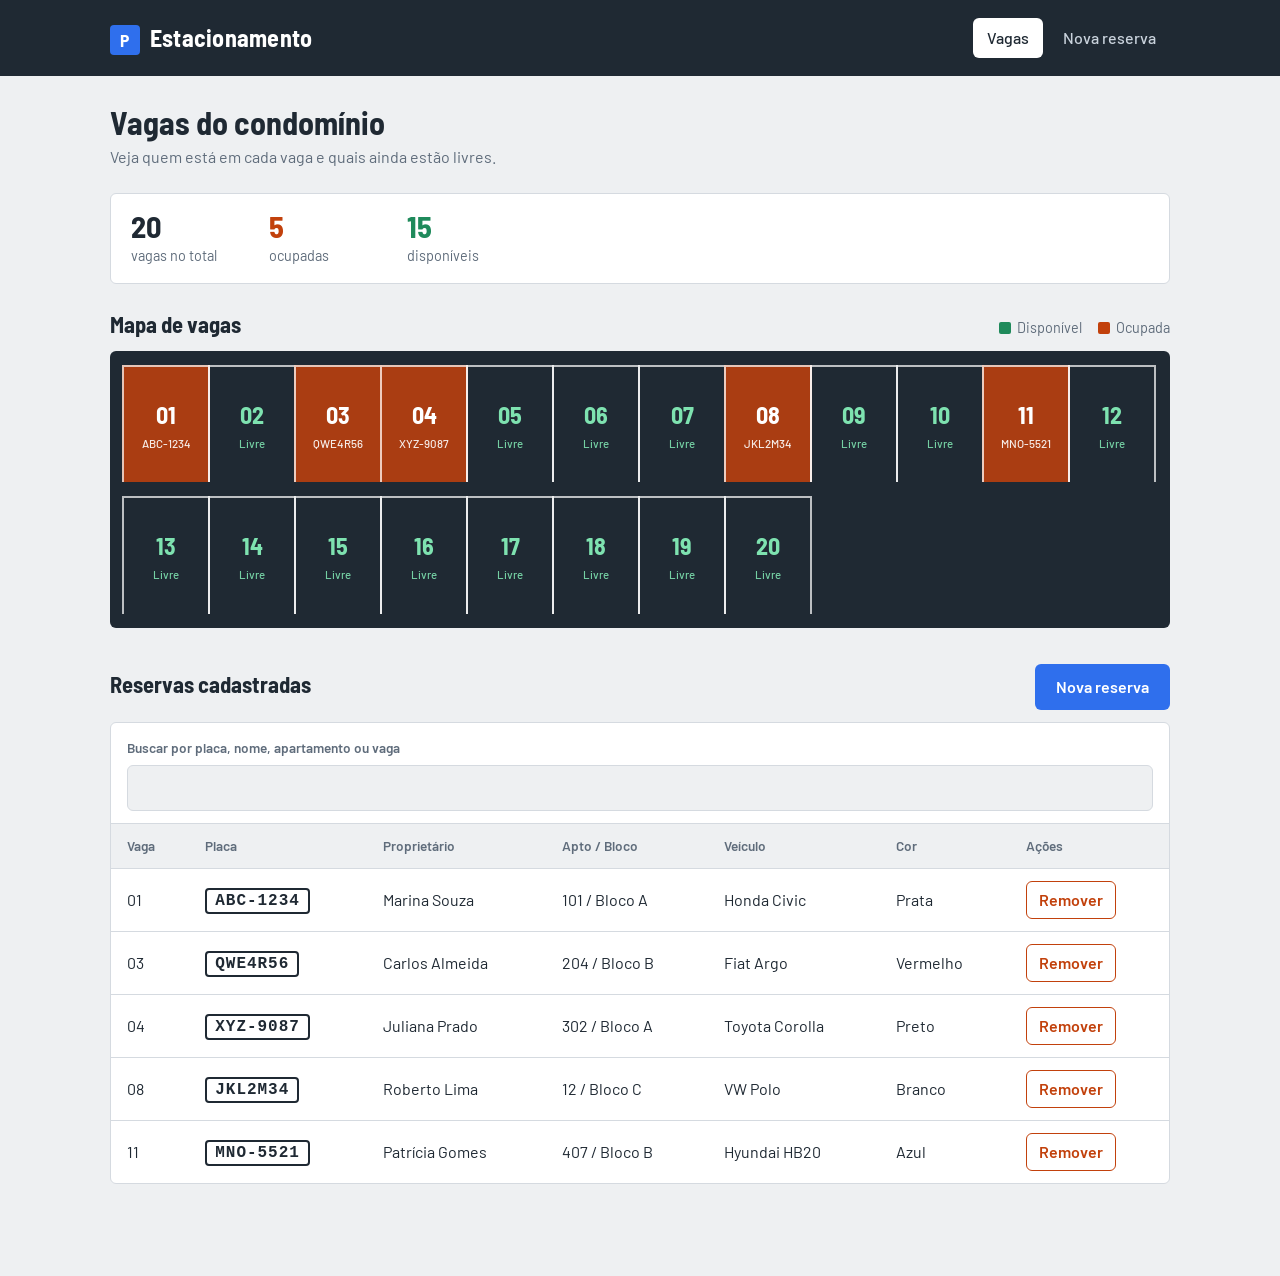
<file: index.html>
<!DOCTYPE html>
<html lang="pt-BR">
<head>
  <meta charset="UTF-8">
  <meta name="viewport" content="width=device-width, initial-scale=1">
  <title>Vagas cadastradas | Estacionamento</title>
  <link rel="preconnect" href="https://fonts.googleapis.com"><link rel="preconnect" href="https://fonts.gstatic.com" crossorigin><link href="https://fonts.googleapis.com/css2?family=Barlow:wght@400;500;600&family=Barlow+Semi+Condensed:wght@600;700&display=swap" rel="stylesheet">
  <link rel="stylesheet" href="css/style.css">
</head>
<body>
  <header class="topo">
    <div class="topo__conteudo">
      <a class="marca" href="index.html"><span aria-hidden="true">P</span>Estacionamento</a>
      <nav class="menu" aria-label="Principal">
        <a href="index.html" aria-current="page">Vagas</a>
        <a href="cadastro.html">Nova reserva</a>
      </nav>
    </div>
  </header>

  <main>
    <h1 class="titulo-pagina">Vagas do condomínio</h1>
    <p class="subtitulo">Veja quem está em cada vaga e quais ainda estão livres.</p>

    <section class="resumo" aria-label="Resumo">
      <div><strong id="resumo-total">0</strong><span>vagas no total</span></div>
      <div class="ocupada"><strong id="resumo-ocupadas">0</strong><span>ocupadas</span></div>
      <div class="livre"><strong id="resumo-livres">0</strong><span>disponíveis</span></div>
    </section>

    <section class="secao" aria-labelledby="t-mapa">
      <div class="secao__cab">
        <h2 id="t-mapa">Mapa de vagas</h2>
        <div class="legenda"><span><i class="l"></i>Disponível</span><span><i class="o"></i>Ocupada</span></div>
      </div>
      <div class="baias" id="mapa-vagas" role="list"></div>
    </section>

    <section class="secao" aria-labelledby="t-lista">
      <div class="secao__cab">
        <h2 id="t-lista">Reservas cadastradas</h2>
        <a class="btn btn--primario" href="cadastro.html">Nova reserva</a>
      </div>
      <div class="caixa">
        <div class="ferramentas">
          <label for="busca" class="dica">Buscar por placa, nome, apartamento ou vaga</label>
          <input id="busca" type="search" style="width:100%;margin-top:6px" autocomplete="off">
        </div>
        <div class="tabela-wrap">
          <table>
            <thead>
              <tr><th>Vaga</th><th>Placa</th><th>Proprietário</th><th>Apto / Bloco</th><th>Veículo</th><th>Cor</th><th>Ações</th></tr>
            </thead>
            <tbody id="tabela-corpo"></tbody>
          </table>
        </div>
        <p class="vazio" id="sem-resultados" hidden>Nenhuma reserva encontrada. Cadastre uma nova reserva para ocupar uma vaga.</p>
      </div>
    </section>
  </main>

  <dialog id="dialogo-remover" aria-labelledby="t-remover">
    <h2 id="t-remover">Remover reserva?</h2>
    <p id="remover-texto"></p>
    <div class="acoes" style="margin-top:0">
      <button type="button" class="btn btn--primario" id="btn-confirmar-remover">Remover reserva</button>
      <button type="button" class="btn btn--neutro" id="btn-cancelar-remover">Cancelar</button>
    </div>
  </dialog>

  <script src="js/models/Reserva.js"></script>
  <script src="js/models/ReservaRepository.js"></script>
  <script src="js/views/ListaView.js"></script>
  <script src="js/controllers/ListaController.js"></script>
</body>
</html>
</file>
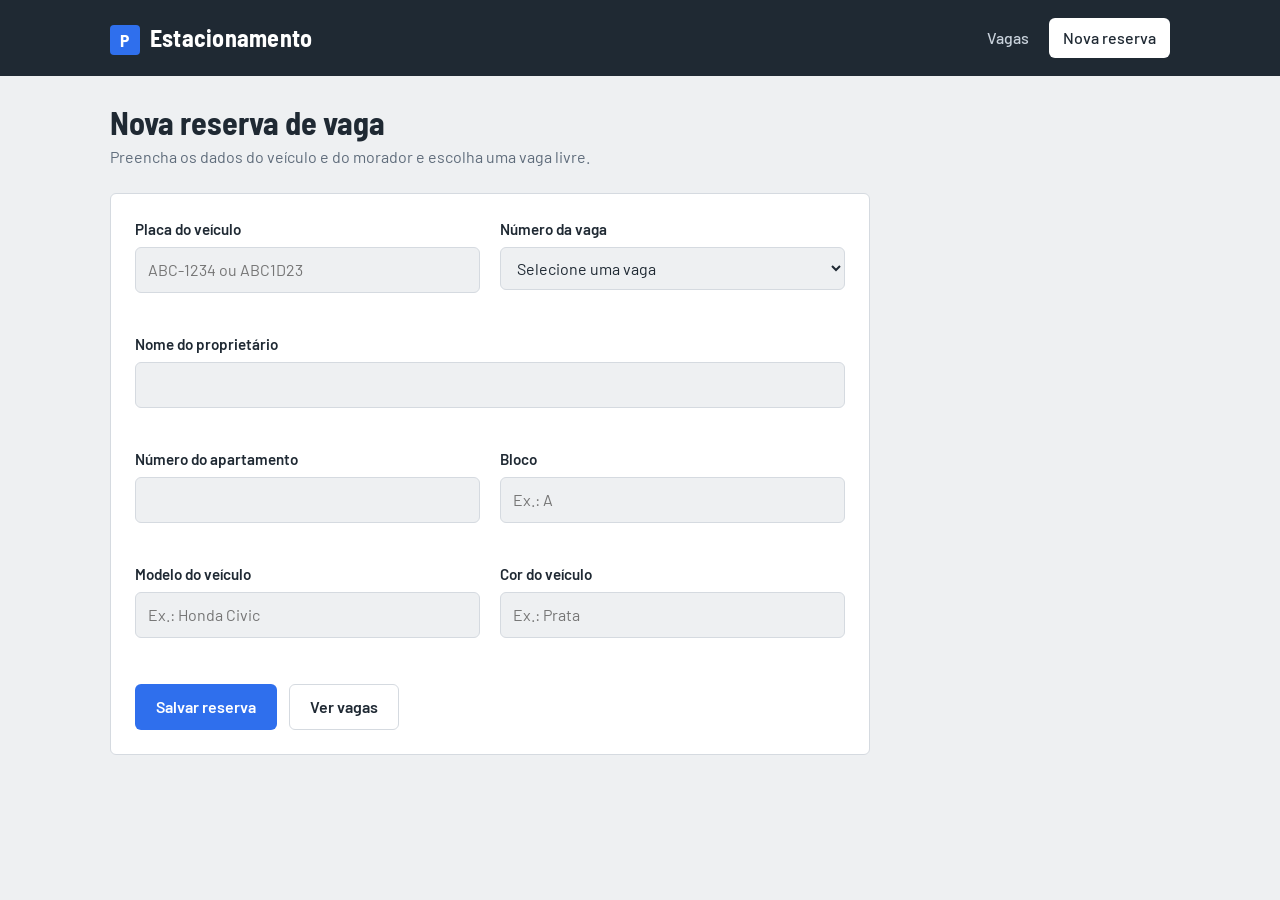
<file: cadastro.html>
<!DOCTYPE html>
<html lang="pt-BR">
<head>
  <meta charset="UTF-8">
  <meta name="viewport" content="width=device-width, initial-scale=1">
  <title>Nova reserva | Estacionamento</title>
  <link rel="preconnect" href="https://fonts.googleapis.com"><link rel="preconnect" href="https://fonts.gstatic.com" crossorigin><link href="https://fonts.googleapis.com/css2?family=Barlow:wght@400;500;600&family=Barlow+Semi+Condensed:wght@600;700&display=swap" rel="stylesheet">
  <link rel="stylesheet" href="css/style.css">
</head>
<body>
  <header class="topo">
    <div class="topo__conteudo">
      <a class="marca" href="index.html"><span aria-hidden="true">P</span>Estacionamento</a>
      <nav class="menu" aria-label="Principal">
        <a href="index.html">Vagas</a>
        <a href="cadastro.html" aria-current="page">Nova reserva</a>
      </nav>
    </div>
  </header>

  <main>
    <h1 class="titulo-pagina">Nova reserva de vaga</h1>
    <p class="subtitulo">Preencha os dados do veículo e do morador e escolha uma vaga livre.</p>

    <form class="form" id="form-reserva" novalidate>
      <div class="grade">
        <div class="campo">
          <label for="placa">Placa do veículo</label>
          <input id="placa" name="placa" maxlength="8" placeholder="ABC-1234 ou ABC1D23" autocomplete="off" required>
          <p class="erro" id="erro-placa" role="alert"></p>
        </div>
        <div class="campo">
          <label for="vaga">Número da vaga</label>
          <select id="vaga" name="vaga" required></select>
          <p class="erro" id="erro-vaga" role="alert"></p>
        </div>
        <div class="campo largo">
          <label for="proprietario">Nome do proprietário</label>
          <input id="proprietario" name="proprietario" autocomplete="name" required>
          <p class="erro" id="erro-proprietario" role="alert"></p>
        </div>
        <div class="campo">
          <label for="apartamento">Número do apartamento</label>
          <input id="apartamento" name="apartamento" inputmode="numeric" maxlength="4" required>
          <p class="erro" id="erro-apartamento" role="alert"></p>
        </div>
        <div class="campo">
          <label for="bloco">Bloco</label>
          <input id="bloco" name="bloco" maxlength="3" placeholder="Ex.: A" required>
          <p class="erro" id="erro-bloco" role="alert"></p>
        </div>
        <div class="campo">
          <label for="modelo">Modelo do veículo</label>
          <input id="modelo" name="modelo" placeholder="Ex.: Honda Civic" required>
          <p class="erro" id="erro-modelo" role="alert"></p>
        </div>
        <div class="campo">
          <label for="cor">Cor do veículo</label>
          <input id="cor" name="cor" placeholder="Ex.: Prata" required>
          <p class="erro" id="erro-cor" role="alert"></p>
        </div>
      </div>
      <div class="acoes">
        <button type="submit" class="btn btn--primario">Salvar reserva</button>
        <a href="index.html" class="btn btn--neutro">Ver vagas</a>
      </div>
    </form>
  </main>

  <dialog id="dialogo-sucesso" aria-labelledby="t-sucesso">
    <h2 id="t-sucesso">Reserva cadastrada com sucesso!</h2>
    <p id="sucesso-texto"></p>
    <form method="dialog" class="acoes" style="margin-top:0">
      <button class="btn btn--primario" autofocus>Fechar</button>
      <a href="index.html" class="btn btn--neutro">Ver vagas</a>
    </form>
  </dialog>

  <script src="js/models/Reserva.js"></script>
  <script src="js/models/ReservaRepository.js"></script>
  <script src="js/views/CadastroView.js"></script>
  <script src="js/controllers/CadastroController.js"></script>
</body>
</html>
</file>
<file: css/style.css>
:root {
  --asfalto: #1f2933;
  --concreto: #eef0f2;
  --papel: #ffffff;
  --faixa: #2f6fed;
  --livre: #1f8a5b;
  --ocupada: #c2410c;
  --texto: #1f2933;
  --suave: #5f6c7b;
  --linha: #d5dae0;
  --raio: 6px;
}
@media (prefers-color-scheme: dark) {
  :root {
    --concreto: #151a20;
    --papel: #1f2630;
    --texto: #e8ecf0;
    --suave: #9aa6b2;
    --linha: #333d49;
    --asfalto: #0e1217;
    --faixa: #6b9bff;
    --livre: #4cc38a;
    --ocupada: #f08a5d;
  }
}
* { box-sizing: border-box; }
body {
  margin: 0;
  font-family: "Barlow", system-ui, -apple-system, "Segoe UI", sans-serif;
  background: var(--concreto);
  color: var(--texto);
  line-height: 1.5;
}
h1, h2, h3 { font-family: "Barlow Semi Condensed", "Barlow", system-ui, sans-serif; line-height: 1.15; margin: 0; }
a { color: inherit; }
:focus-visible { outline: 3px solid var(--faixa); outline-offset: 2px; }

/* Cabeçalho */
.topo { background: var(--asfalto); color: #fff; }
.topo__conteudo { max-width: 1100px; margin: 0 auto; padding: 18px 20px; display: flex; flex-wrap: wrap; gap: 12px 32px; align-items: center; justify-content: space-between; }
.marca { font-family: "Barlow Semi Condensed", sans-serif; font-size: 1.5rem; font-weight: 700; text-decoration: none; letter-spacing: .01em; }
.marca span { display: inline-grid; place-items: center; width: 30px; height: 30px; margin-right: 10px; background: var(--faixa); color: #fff; border-radius: 4px; font-size: 1.1rem; }
.menu { display: flex; gap: 6px; }
.menu a { padding: 8px 14px; border-radius: var(--raio); text-decoration: none; color: #c9d2dc; font-weight: 500; }
.menu a:hover { background: rgba(255,255,255,.1); color: #fff; }
.menu a[aria-current="page"] { background: #fff; color: var(--asfalto); }

main { max-width: 1100px; margin: 0 auto; padding: 28px 20px 56px; }
.titulo-pagina { font-size: 2rem; margin-bottom: 4px; }
.subtitulo { color: var(--suave); margin: 0 0 24px; }

/* Resumo */
.resumo { display: flex; flex-wrap: wrap; gap: 28px; margin-bottom: 28px; padding: 16px 20px; background: var(--papel); border: 1px solid var(--linha); border-radius: var(--raio); }
.resumo div { min-width: 110px; }
.resumo strong { display: block; font-family: "Barlow Semi Condensed", sans-serif; font-size: 1.9rem; line-height: 1.1; }
.resumo span { color: var(--suave); font-size: .9rem; }
.resumo .livre strong { color: var(--livre); }
.resumo .ocupada strong { color: var(--ocupada); }

/* Mapa de vagas: baias pintadas no chão */
.secao { margin-bottom: 36px; }
.secao__cab { display: flex; flex-wrap: wrap; gap: 8px 20px; align-items: baseline; justify-content: space-between; margin-bottom: 12px; }
.secao h2 { font-size: 1.4rem; }
.legenda { display: flex; gap: 16px; color: var(--suave); font-size: .9rem; }
.legenda i { display: inline-block; width: 12px; height: 12px; border-radius: 2px; margin-right: 6px; vertical-align: -1px; }
.legenda .l { background: var(--livre); } .legenda .o { background: var(--ocupada); }
.baias { display: grid; grid-template-columns: repeat(auto-fill, minmax(86px, 1fr)); gap: 0; background: var(--asfalto); padding: 14px 14px 0; border-radius: var(--raio); }
.baia { aspect-ratio: 3 / 4; display: flex; flex-direction: column; align-items: center; justify-content: center; gap: 2px; border: 2px solid rgba(255,255,255,.7); border-bottom: 0; margin-left: -2px; color: #fff; font-family: "Barlow Semi Condensed", sans-serif; font-size: 1.5rem; font-weight: 700; margin-bottom: 14px; }
.baia small { font-family: "Barlow", sans-serif; font-size: .72rem; font-weight: 500; opacity: .9; }
.baia.livre { color: #7ee2b0; }
.baia.ocupada { background: rgba(194,65,12,.85); }

/* Tabela */
.caixa { background: var(--papel); border: 1px solid var(--linha); border-radius: var(--raio); overflow: hidden; }
.ferramentas { padding: 12px 16px; border-bottom: 1px solid var(--linha); }
.tabela-wrap { overflow-x: auto; }
table { width: 100%; border-collapse: collapse; min-width: 720px; }
th, td { text-align: left; padding: 12px 16px; border-bottom: 1px solid var(--linha); white-space: nowrap; }
th { font-size: .85rem; color: var(--suave); font-weight: 600; background: var(--concreto); }
tbody tr:last-child td { border-bottom: 0; }
.placa { font-family: ui-monospace, "SFMono-Regular", Menlo, Consolas, monospace; font-weight: 700; letter-spacing: .06em; padding: 2px 8px; border: 2px solid var(--texto); border-radius: 4px; }
.vazio { padding: 32px 16px; text-align: center; color: var(--suave); }

/* Formulário */
.form { background: var(--papel); border: 1px solid var(--linha); border-radius: var(--raio); padding: 24px; max-width: 760px; }
.grade { display: grid; grid-template-columns: repeat(2, 1fr); gap: 18px 20px; }
.campo { display: flex; flex-direction: column; gap: 6px; }
.campo.largo { grid-column: 1 / -1; }
label { font-weight: 600; font-size: .95rem; }
input, select { font: inherit; padding: 10px 12px; border: 1px solid var(--linha); border-radius: var(--raio); background: var(--concreto); color: var(--texto); }
input:hover, select:hover { border-color: var(--suave); }
input[aria-invalid="true"], select[aria-invalid="true"] { border-color: var(--ocupada); }
.erro { color: var(--ocupada); font-size: .85rem; min-height: 1.2em; margin: 0; }
.dica { color: var(--suave); font-size: .85rem; }
.acoes { display: flex; gap: 12px; margin-top: 24px; flex-wrap: wrap; }

/* Botões */
.btn { font: inherit; font-weight: 600; padding: 10px 20px; border-radius: var(--raio); border: 1px solid transparent; cursor: pointer; text-decoration: none; display: inline-block; }
.btn--primario { background: var(--faixa); color: #fff; }
.btn--primario:hover { filter: brightness(1.1); }
.btn--neutro { background: transparent; border-color: var(--linha); color: var(--texto); }
.btn--neutro:hover { border-color: var(--suave); }
.btn--perigo { background: transparent; border-color: var(--ocupada); color: var(--ocupada); padding: 6px 12px; }
.btn--perigo:hover { background: var(--ocupada); color: #fff; }

/* Pop-up */
dialog { border: 0; border-radius: 10px; padding: 28px; max-width: 420px; width: calc(100% - 32px); background: var(--papel); color: var(--texto); box-shadow: 0 20px 60px rgba(0,0,0,.35); }
dialog::backdrop { background: rgba(10,14,18,.6); }
dialog h2 { font-size: 1.5rem; margin-bottom: 8px; }
dialog p { margin: 0 0 20px; color: var(--suave); }
dialog[open] { animation: abrir .18s ease-out; }
@keyframes abrir { from { transform: translateY(8px); opacity: 0; } to { transform: none; opacity: 1; } }
@media (prefers-reduced-motion: reduce) { dialog[open] { animation: none; } }

@media (max-width: 600px) {
  .grade { grid-template-columns: 1fr; }
  .titulo-pagina { font-size: 1.6rem; }
}
</file>
